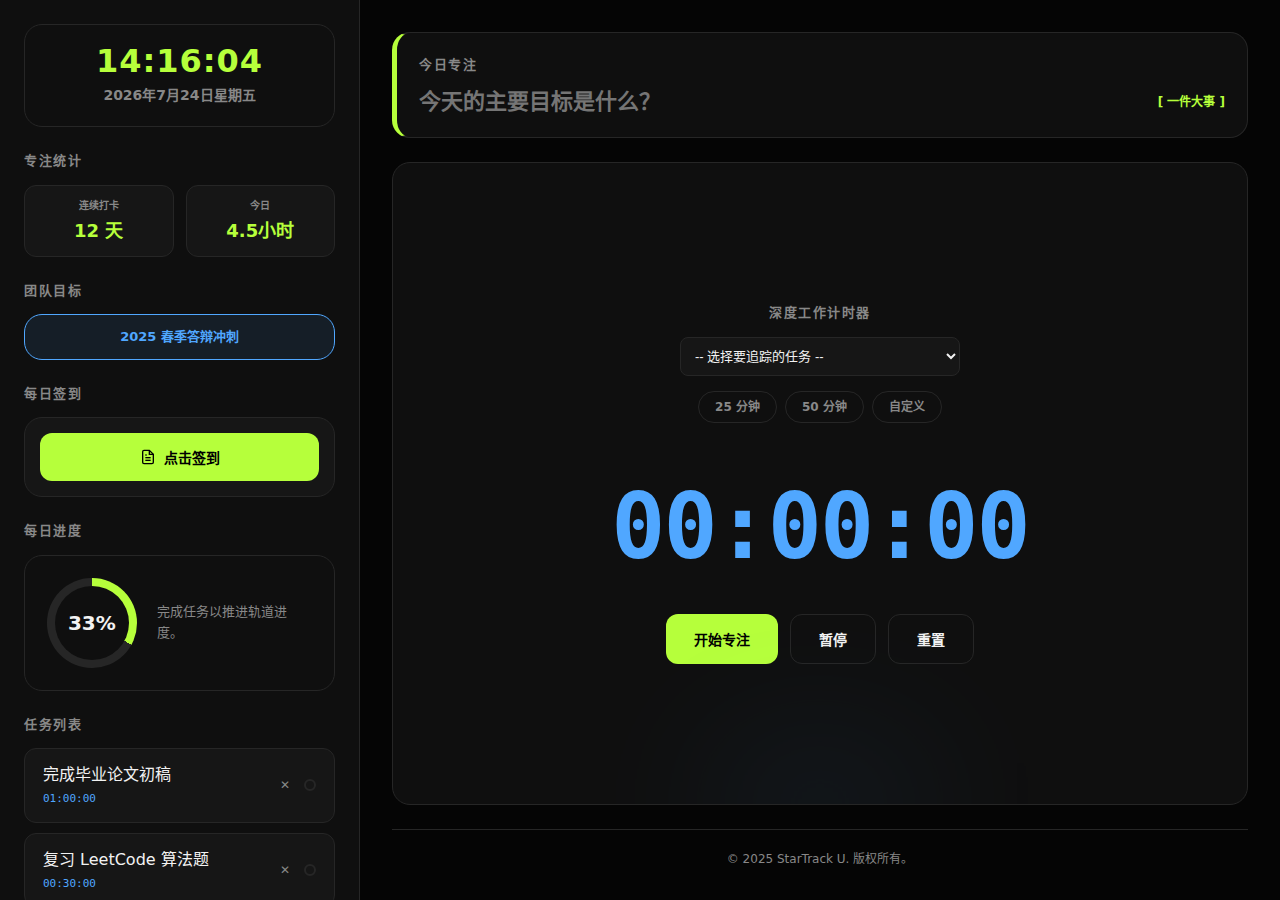
<file: dashboard.html>
<!DOCTYPE html>
<html lang="zh-CN">
<head>
  <meta charset="UTF-8">
  <meta name="viewport" content="width=device-width, initial-scale=1.0">
  <title>StarTrack U - 专注</title>
  <link rel="stylesheet" href="css/main.css">
  <!-- 引入主题管理脚本 -->
  <script src="js/theme.js"></script>
  <!-- 引入核心数据库 -->
  <script src="js/database.js"></script>
  <link rel="stylesheet" href="css/dashboard.css">
</head>
<body>

<main>
  <aside class="sidebar">
    <div class="card" style="text-align: center; padding: 20px;">
        <div id="clock" style="font-size: 32px; font-weight: 900; color: var(--accent); letter-spacing: 1px; line-height: 1;">00:00:00</div>
        <div id="dateDisplay" style="font-size: 14px; color: var(--muted); margin-top: 8px; font-weight: 600;"></div>
    </div>
    
    <div>
      <div class="section-title">专注统计</div>
      <div class="stats-mini-grid">
        <div class="stat-mini-card">
          <div class="stat-mini-label">连续打卡</div>
          <div class="stat-mini-value" id="streakVal">--</div>
        </div>
        <div class="stat-mini-card">
          <div class="stat-mini-label">今日</div>
          <div class="stat-mini-value" id="todayVal">--</div>
        </div>
      </div>
    </div>

    <!-- Group Goal Sync -->
    <div>
      <div class="section-title">团队目标</div>
      <div class="card" style="padding: 12px; background: rgba(80, 167, 255, 0.1); border: 1px solid var(--accent-2); color: var(--accent-2); font-weight: bold; font-size: 13px; text-align: center;">
        <span id="groupGoalDisplay">加载中...</span>
      </div>
    </div>

    <!-- New Feature: Daily Check-in & Quote -->
    <div>
      <div class="section-title">每日签到</div>
      <div class="card" style="padding: 15px; background: var(--panel-2); border: 1px solid var(--border); text-align: center;">
        <div id="checkInBox">
            <button class="btn btn-primary" onclick="doCheckIn()" style="width: 100%; display: flex; align-items: center; justify-content: center; gap: 8px;">
              <svg width="16" height="16" viewBox="0 0 24 24" fill="none" stroke="currentColor" stroke-width="2"><path d="M14 2H6a2 2 0 0 0-2 2v16a2 2 0 0 0 2 2h12a2 2 0 0 0 2-2V8z"></path><polyline points="14 2 14 8 20 8"></polyline><line x1="16" y1="13" x2="8" y2="13"></line><line x1="16" y1="17" x2="8" y2="17"></line><polyline points="10 9 9 9 8 9"></polyline></svg>
              点击签到
            </button>
        </div>
        <div id="dailyQuoteBox" style="display: none; margin-top: 10px; animation: fadeIn 0.5s;">
            <div style="color: var(--accent); font-weight: bold; margin-bottom: 8px; font-size: 14px;">✅ 签到完成</div>
            <p id="dailyQuote" style="font-size: 13px; color: var(--muted); font-style: italic; margin: 0; line-height: 1.5;"></p>
        </div>
      </div>
    </div>

    <div>
      <div class="section-title">每日进度</div>
      <div class="card progress-box">
        <div class="ring-container" id="ring"><div class="ring-text" id="progPercent">0%</div></div>
        <div style="font-size: 13px; color: var(--muted); line-height: 1.6;">完成任务以推进轨道进度。</div>
      </div>
    </div>

    <div>
      <div class="section-title">任务列表</div>
      <div id="taskList">
        <div class="task-item" onclick="toggleTask(this)">
          <div style="display:flex; flex-direction:column; gap:4px;">
            <span class="task-name">LeetCode 每日挑战</span>
            <span class="task-timer" style="font-size:11px; color:var(--muted); font-family:monospace;">00:00:00</span>
          </div>
          <div class="dot"></div>
        </div>
        <div class="task-item" onclick="toggleTask(this)">
          <div style="display:flex; flex-direction:column; gap:4px;">
            <span class="task-name">阅读技术文档 (10页)</span>
            <span class="task-timer" style="font-size:11px; color:var(--muted); font-family:monospace;">00:00:00</span>
          </div>
          <div class="dot"></div>
        </div>
      </div>
      <div class="quick-add">
        <input type="text" id="taskInput" class="input-dark" placeholder="新任务 (回车添加)..." onkeypress="if(event.key === 'Enter') addTask()">
        <button class="btn btn-primary" style="padding: 10px 18px;" onclick="addTask()">+</button>
      </div>
    </div>



    <div style="margin-top: auto; padding-top: 20px; border-top: 1px solid var(--border);">
      <button onclick="window.top.location.href='index.html'" class="btn btn-outline" style="width: 100%; font-size: 12px; padding: 10px;">退出登录</button>
    </div>
  </aside>

  <section class="content">
    <div class="card" style="border-left: 5px solid var(--accent);">
      <div class="section-title">今日专注</div>
      <div style="display: flex; align-items: center; gap: 15px;">
        <input type="text" id="dailyFocusInput" placeholder="今天的主要目标是什么？" style="background: transparent; border: none; color: var(--text); font-size: 22px; font-weight: 900; width: 100%; outline: none;">
        <div style="color: var(--accent); font-size: 12px; font-weight: 800; white-space: nowrap;">[ 一件大事 ]</div>
      </div>
    </div>

    <div class="card" style="flex: 1; display: flex; flex-direction: column; justify-content: center; position: relative; overflow: hidden;">
      <div class="section-title" style="text-align: center;" id="timerStatus">深度工作计时器</div>
      
      <div style="margin: 0 auto 15px; width: 80%; max-width: 280px;">
        <select id="focusTaskSelect" onchange="onTaskSelectChange()" style="width: 100%; background: var(--panel-2); color: var(--text); border: 1px solid var(--border); padding: 10px; border-radius: 8px; outline: none; font-size: 13px;">
            <option value="">-- 选择要追踪的任务 --</option>
        </select>
      </div>

      <div class="preset-group">
        <div class="btn-tag" onclick="setPreset(25)">25 分钟</div>
        <div class="btn-tag" onclick="setPreset(50)">50 分钟</div>
        <div class="btn-tag" onclick="setPreset(0)">自定义</div>
      </div>

      <div class="timer-display" id="timer">00:00:00</div>
      
      <div class="controls">
        <button class="btn btn-primary" id="startBtn" onclick="startTimer()">开始专注</button>
        <button class="btn btn-outline" onclick="stopTimer()">暂停</button>
        <button class="btn btn-outline" onclick="resetTimer()">重置</button>
        <button class="btn btn-primary" id="completeTaskBtn" onclick="completeCurrentTask()" style="display: none; background: var(--accent-2); color: black; border: none; font-weight: bold;">完成任务</button>
      </div>
      <div style="position: absolute; bottom: -50px; left: 50%; transform: translateX(-50%); width: 200px; height: 100px; background: var(--accent-2); filter: blur(80px); opacity: 0.1; pointer-events: none;"></div>
    </div>

    <!-- Footer -->
    <footer style="margin-top: auto; padding-top: 20px; border-top: 1px solid var(--border); color: var(--muted); font-size: 12px; text-align: center;">
      <div>&copy; 2025 StarTrack U. 版权所有。</div>
    </footer>
  </section>
</main>

<div id="celebrationOverlay" class="celebration-overlay" onclick="this.style.display='none'">
  <div class="celebration-card" onclick="event.stopPropagation()">
    <div class="celebration-title">🎉 恭喜完成！</div>
    <div class="celebration-text" id="celebrationMsg"></div>
    <button class="btn btn-primary" onclick="document.getElementById('celebrationOverlay').style.display='none'">太棒了</button>
  </div>
</div>

<script src="js/dashboard.js"></script>
</body>
</html>
</file>
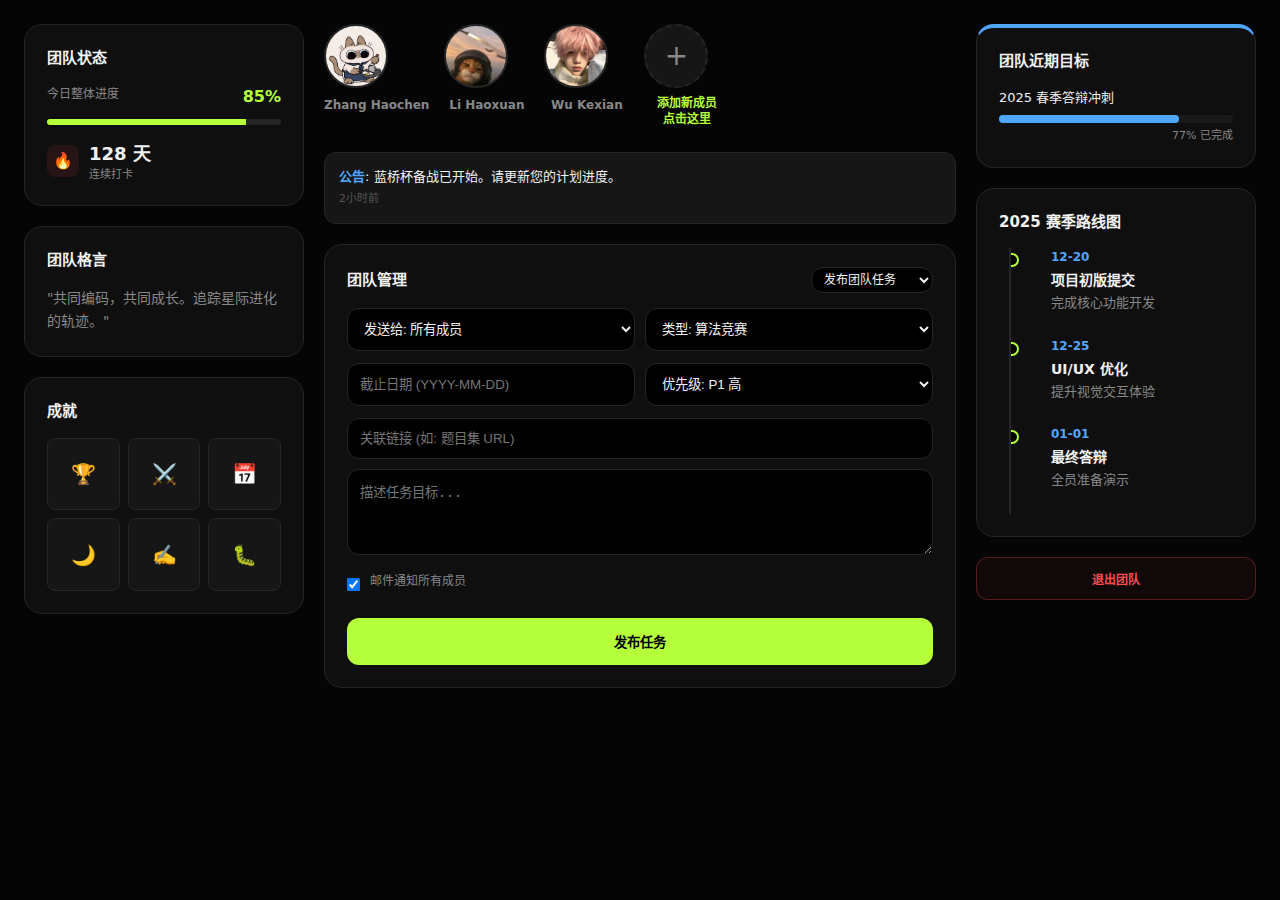
<file: group.html>
<!DOCTYPE html>
<html lang="zh-CN">
<head>
  <meta charset="UTF-8">
  <meta name="viewport" content="width=device-width, initial-scale=1.0">
  <title>StarTrack U - 团队</title>
  <link rel="stylesheet" href="css/main.css">
  <script src="js/theme.js"></script>
  <script src="js/database.js"></script>
  <link rel="stylesheet" href="css/group.css">
</head>
<body>

<div class="grid">
  <aside style="display: flex; flex-direction: column; gap: 20px;">
    <div class="card">
      <div class="title">团队状态</div>
      <div style="display:flex; justify-content:space-between; margin-bottom:10px;">
        <span style="color:var(--muted); font-size:12px;">今日整体进度</span>
        <span style="color:var(--accent); font-weight:bold;">85%</span>
      </div>
      <div style="height:6px; background:var(--border); border-radius:3px; overflow:hidden; margin-bottom:15px;">
        <div style="width:85%; height:100%; background:var(--accent);"></div>
      </div>
      <div style="display:flex; align-items:center; gap:10px;">
        <div style="width:32px; height:32px; background:rgba(255,77,77,0.1); color:var(--danger); border-radius:8px; display:grid; place-items:center;">🔥</div>
        <div>
          <div style="font-size:18px; font-weight:800;">128 天</div>
          <div style="font-size:11px; color:var(--muted);">连续打卡</div>
        </div>
      </div>
    </div>

    <div class="card">
      <div class="title">团队格言</div>
      <p style="color: var(--muted); font-size: 14px; line-height: 1.7;">"共同编码，共同成长。追踪星际进化的轨迹。"</p>
    </div>
    <div class="card">
      <div class="title">成就</div>
      <div style="display: grid; grid-template-columns: repeat(3, 1fr); gap: 8px;">
        <div class="achieve-badge" title="算法新星">🏆</div>
        <div class="achieve-badge" title="百题斩">⚔️</div>
        <div class="achieve-badge" title="全勤团队">📅</div>
        <div class="achieve-badge" title="夜猫子">🌙</div>
        <div class="achieve-badge" title="代码诗人">✍️</div>
        <div class="achieve-badge" title="Bug猎手">🐛</div>
      </div>
    </div>
  </aside>

  <main>
    <div class="member-row">
      <div class="m-card"><div class="m-avatar" style="background-image: url('resources/photo/t1.png'); background-size: cover; background-position: center;"></div><div class="m-name">Zhang Haochen</div></div>
      <div class="m-card"><div class="m-avatar" style="background-image: url('resources/photo/t2.png'); background-size: cover; background-position: center;"></div><div class="m-name">Li Haoxuan</div></div>
      <div class="m-card"><div class="m-avatar" style="background-image: url('resources/photo/t3.png'); background-size: cover; background-position: center;"></div><div class="m-name">Wu Kexian</div></div>
      <div class="m-card" onclick="alert('邀请链接已生成，快去分享给队友吧！')" style="cursor: pointer;">
        <div class="m-avatar" style="display: grid; place-items: center; background: var(--panel-2); color: var(--muted); font-size: 28px; border: 2px dashed var(--border);">+</div>
        <div class="m-name" style="color: var(--accent); line-height: 1.3;">添加新成员<br>点击这里</div>
      </div>
    </div>

    <div id="hist" style="margin-bottom:20px;">
       <div class="hist-item"><b>公告</b>: 蓝桥杯备战已开始。请更新您的计划进度。<br><small style="color:#555">2小时前</small></div>
    </div>

    <div class="card">
      <div class="title" style="display:flex; justify-content:space-between; align-items:center;">
        <span>团队管理</span>
        <select id="manageSelect" onchange="switchManageMode()" style="width:auto; padding:4px 8px; font-size:12px;">
          <option value="task">发布团队任务</option>
          <option value="roadmap">设置团队路线图</option>
          <option value="info">修改团队信息</option>
        </select>
      </div>

      <!-- 1. 发布任务 -->
      <div id="mode-task">
        <div class="input-row">
          <select><option>发送给: 所有成员</option><option>发送给: 核心成员</option><option>发送给: 新人组</option></select>
          <select><option>类型: 算法竞赛</option><option>类型: 项目开发</option><option>类型: 论文研读</option></select>
        </div>
        <div class="input-row">
          <input type="text" placeholder="截止日期 (YYYY-MM-DD)" style="background:var(--input-bg); border:1px solid var(--border); padding:12px; border-radius:12px; color:var(--text);">
          <select><option>优先级: P1 高</option><option>优先级: P2 中</option><option>优先级: P3 低</option></select>
        </div>
        <input type="text" placeholder="关联链接 (如: 题目集 URL)" style="width:100%; background:var(--input-bg); border:1px solid var(--border); padding:12px; border-radius:12px; color:var(--text); margin-bottom:10px;">
        <textarea rows="4" id="taskMsg" placeholder="描述任务目标..."></textarea>
        <div style="display:flex; align-items:center; gap:10px; margin-top:10px; margin-bottom:10px;">
            <input type="checkbox" id="notifyEmail" checked> <label for="notifyEmail" style="font-size:12px; color:var(--muted);">邮件通知所有成员</label>
        </div>
        <button class="btn-post" style="width:100%" onclick="postT()">发布任务</button>
      </div>

      <!-- 2. 设置路线图 -->
      <div id="mode-roadmap" style="display:none;">
        <div class="input-row">
          <input type="text" id="roadmapDate" placeholder="时间节点 (如: 2025-05)" style="background:var(--input-bg); border:1px solid var(--border); padding:12px; border-radius:12px; color:var(--text);">
          <select id="roadmapStatus"><option value="planned">状态: 计划中</option><option value="in-progress">状态: 进行中</option><option value="done">状态: 已完成</option></select>
        </div>
        <input type="text" id="roadmapTitle" placeholder="里程碑标题 (如: 获得 ICPC 区域赛银牌)" style="width:100%; background:var(--input-bg); border:1px solid var(--border); padding:12px; border-radius:12px; color:var(--text); margin-bottom:10px;">
        <textarea rows="3" id="roadmapDesc" placeholder="关键结果 (KPI): 例如全员通过考核..." style="margin-bottom:10px;"></textarea>
        <div style="margin-bottom:10px;">
            <label style="font-size:12px; color:var(--muted);">负责人</label>
            <div style="display:flex; gap:5px; margin-top:5px;">
                <div class="avatar-circle" style="width:24px; height:24px; font-size:10px;">MY</div>
                <div class="avatar-circle" style="width:24px; height:24px; font-size:10px; background:var(--border);">+</div>
            </div>
        </div>
        <button class="btn-post" style="width:100%" onclick="addRoadmap()">添加里程碑</button>
      </div>

      <!-- 3. 修改信息 -->
      <div id="mode-info" style="display:none;">
        <div style="display:grid; grid-template-columns: 80px 1fr; gap:15px; margin-bottom:15px;">
            <div style="width:80px; height:80px; background:var(--panel-2); border-radius:12px; border:1px dashed var(--border); display:grid; place-items:center; color:var(--muted); font-size:12px; cursor:pointer;">
                上传<br>Logo
            </div>
            <div>
                <div style="margin-bottom:10px;">
                  <label style="font-size:12px; color:var(--muted); display:block; margin-bottom:5px;">团队名称</label>
                  <input type="text" value="StarTrack U" style="width:100%; background:var(--input-bg); border:1px solid var(--border); padding:10px; border-radius:8px; color:var(--text);">
                </div>
                <div>
                  <label style="font-size:12px; color:var(--muted); display:block; margin-bottom:5px;">标签 (逗号分隔)</label>
                  <input type="text" value="ACM, 算法, 机器学习" style="width:100%; background:var(--input-bg); border:1px solid var(--border); padding:10px; border-radius:8px; color:var(--text);">
                </div>
            </div>
        </div>
        
        <div style="margin-bottom:10px;">
          <label style="font-size:12px; color:var(--muted); display:block; margin-bottom:5px;">团队公告 (置顶)</label>
          <textarea rows="2" style="width:100%;">本周六晚 8 点进行 Codeforces 模拟赛，请准时参加。</textarea>
        </div>
        
        <div style="display:flex; justify-content:space-between; align-items:center; margin-bottom:15px; padding:10px; background:var(--panel-2); border-radius:8px;">
            <span style="font-size:13px;">招募状态</span>
            <label class="switch" style="display:flex; align-items:center; gap:5px; cursor:pointer;">
                <input type="checkbox" checked> <span style="font-size:12px; color:var(--accent);">开放申请</span>
            </label>
        </div>

        <button class="btn-post" style="width:100%">保存设置</button>
      </div>
    </div>
  </main>

  <aside style="display: flex; flex-direction: column; gap: 20px;">
    <div class="card" style="border-top: 4px solid var(--accent-2);">
      <div class="title">团队近期目标</div>
      <div style="font-size: 13px; margin-bottom: 8px;" id="currentGoalText"> 加载中... </div>
      <div style="height: 8px; background: var(--placeholder-bg); border-radius: 10px;">
        <div style="width: 77%; height: 100%; background: var(--accent-2); border-radius: 10px;"></div>
      </div>
      <div style="text-align: right; font-size: 11px; margin-top: 5px; color: var(--muted);">77% 已完成</div>
    </div>

    <div class="card">
      <div class="title">2025 赛季路线图</div>
      <div class="timeline" style="max-height: 400px; overflow-y: auto; padding-right: 5px;" id="roadmapList">
        <!-- Loaded from DB -->
      </div>
    </div>
    
    <button onclick="window.top.location.href='index.html'" class="btn btn-outline" style="width: 100%; text-align: center; border-color: rgba(255, 77, 77, 0.3); background: rgba(255, 77, 77, 0.05); color: var(--danger); font-size: 12px; font-weight: 700; padding: 12px; border-radius: 12px; cursor: pointer;">退出团队</button>
  </aside>
</div>

<script src="js/group.js"></script>
</body>
</html>
</file>
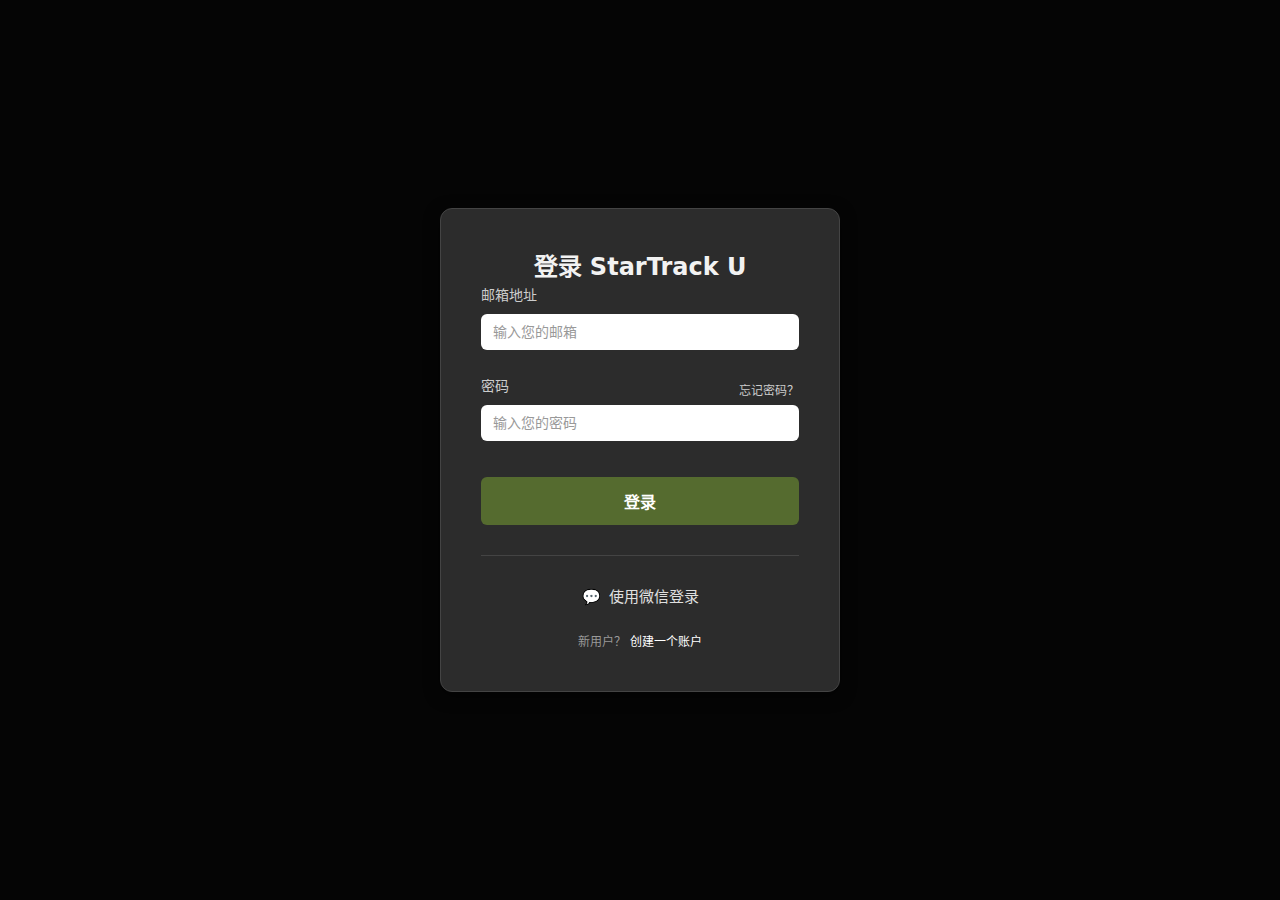
<file: login.html>
<!DOCTYPE html>
<html lang="zh-CN">
<head>
    <meta charset="UTF-8">
    <meta name="viewport" content="width=device-width, initial-scale=1.0">
    <title>登录 StarTrack U</title>
    <link rel="stylesheet" href="css/main.css">
    <script src="js/check.js"></script>
    <link rel="stylesheet" href="css/login.css">
</head>
<body class="auth-body">

    <div class="login-card">
        <h2>登录 StarTrack U</h2>

        <!-- 使用 form 标签包裹，方便处理回车提交 -->
        <form id="loginForm" onsubmit="handleLogin(event)">
            <div class="form-group">
                <label class="form-label">邮箱地址</label>
                <input type="email" id="email" class="form-input" placeholder="输入您的邮箱" required>
                <div id="emailMsg" class="validation-msg">
                    <span class="msg-icon">!</span>
                    <span class="text">无效的邮箱格式</span>
                </div>
            </div>

            <div class="form-group">
                <div class="password-row">
                    <label class="form-label">密码</label>
                    <a href="#" class="forgot-link">忘记密码？</a>
                </div>
                <input type="password" id="password" class="form-input" placeholder="输入您的密码" required>
                <div id="passwordMsg" class="validation-msg">
                    <span class="msg-icon">!</span>
                    <span class="text">密码格式错误</span>
                </div>
            </div>

            <button type="submit" id="loginBtn" class="btn-login">登录</button>
        </form>

        <div class="divider"></div>

        <div class="social-login">
            <!-- 使用 emoji 模拟微信图标，实际项目中可替换为 SVG 或 FontAwesome -->
            <span>💬</span> 
            <span>使用微信登录</span>
        </div>

        <div class="create-account">
            新用户？ <a href="signup.html">创建一个账户</a>
        </div>
    </div>

    <script src="js/login.js"></script>

</body>
</html>
</file>
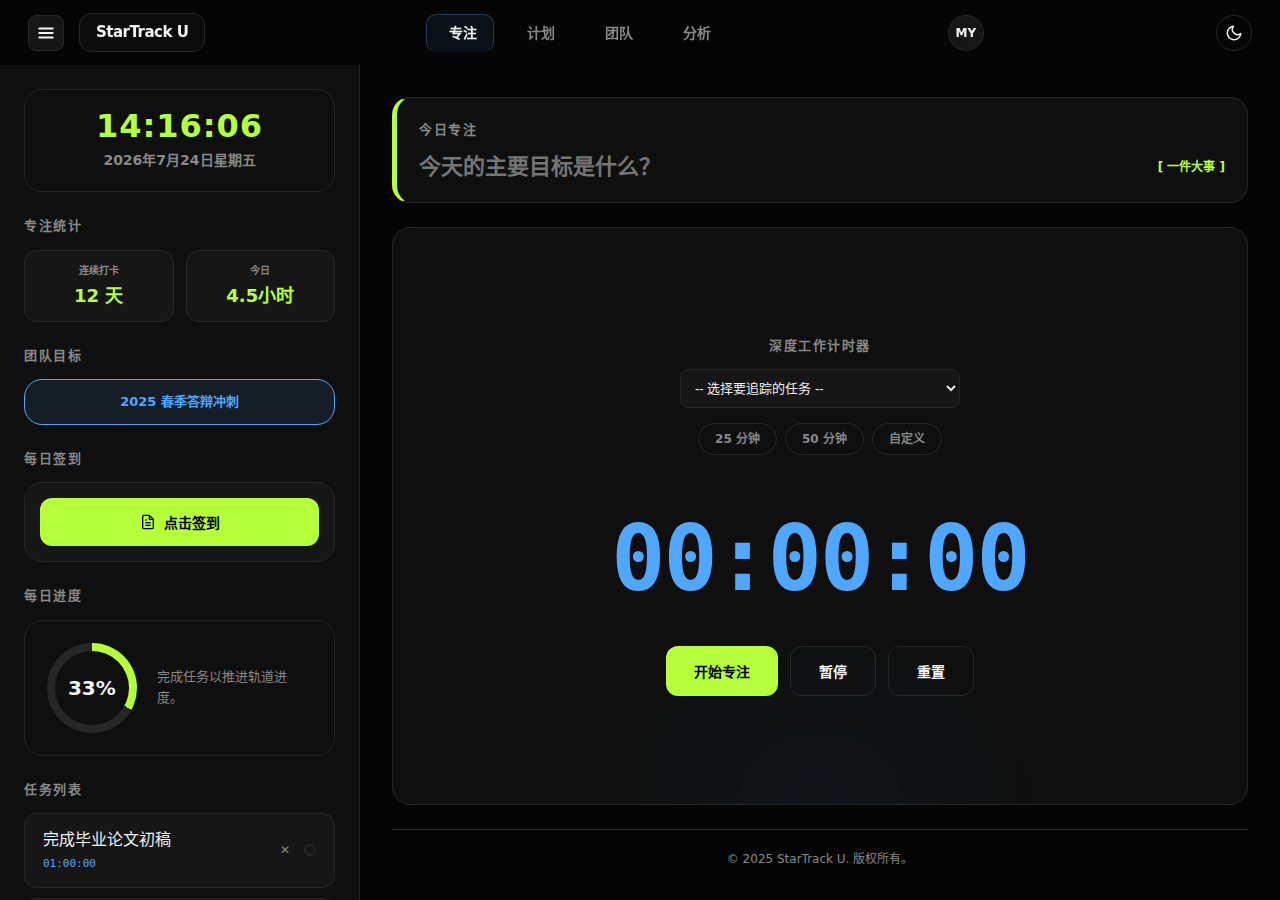
<file: main.html>
<!DOCTYPE html>
<html lang="zh-CN">
<head>
  <meta charset="UTF-8">
  <meta name="viewport" content="width=device-width, initial-scale=1.0">
  <title>StarTrack U</title>
  <link rel="stylesheet" href="css/main.css">
  <script src="js/theme.js"></script>
  <script src="js/database.js"></script>
  <link rel="stylesheet" href="css/shell.css">
</head>
<body>

<header>
  <div class="header-left">
    <button class="btn-icon" onclick="MainApp.UI.toggleSidebar()">
      <svg width="18" height="18" viewBox="0 0 24 24" fill="none" stroke="currentColor" stroke-width="2.5" stroke-linecap="round" stroke-linejoin="round"><line x1="3" y1="12" x2="21" y2="12"></line><line x1="3" y1="6" x2="21" y2="6"></line><line x1="3" y1="18" x2="21" y2="18"></line></svg>
    </button>
    <div class="logo-box">StarTrack U</div>
  </div>
  <nav class="nav-menu">
    <a href="#" onclick="MainApp.Navigation.loadPage('dashboard.html', this)" class="nav-item active"><span class="icon"></span> 专注</a>
    <a href="#" onclick="MainApp.Navigation.loadPage('plans.html', this)" class="nav-item"><span class="icon"></span> 计划</a>
    <a href="#" onclick="MainApp.Navigation.loadPage('group.html', this)" class="nav-item"><span class="icon"></span> 团队</a>
    <a href="#" onclick="MainApp.Navigation.loadPage('analytics.html', this)" class="nav-item"><span class="icon"></span> 分析</a>
  </nav>
  <div class="avatar-box" onclick="MainApp.Navigation.loadPage('profile.html', null)" title="我的资料">MY</div>
  
  <!-- Theme Toggle -->
  <button id="themeToggle" class="btn-theme">
    <svg class="sun-icon" style="display: none;" width="18" height="18" viewBox="0 0 24 24" fill="none" stroke="currentColor" stroke-width="2" stroke-linecap="round" stroke-linejoin="round"><circle cx="12" cy="12" r="5"></circle><line x1="12" y1="1" x2="12" y2="3"></line><line x1="12" y1="21" x2="12" y2="23"></line><line x1="4.22" y1="4.22" x2="5.64" y2="5.64"></line><line x1="18.36" y1="18.36" x2="19.78" y2="19.78"></line><line x1="1" y1="12" x2="3" y2="12"></line><line x1="21" y1="12" x2="23" y2="12"></line><line x1="4.22" y1="19.78" x2="5.64" y2="18.36"></line><line x1="18.36" y1="5.64" x2="19.78" y2="4.22"></line></svg>
    <svg class="moon-icon" width="18" height="18" viewBox="0 0 24 24" fill="none" stroke="currentColor" stroke-width="2" stroke-linecap="round" stroke-linejoin="round"><path d="M21 12.79A9 9 0 1 1 11.21 3 7 7 0 0 0 21 12.79z"></path></svg>
  </button>
</header>

<iframe id="app-frame" src="dashboard.html"></iframe>

<script src="js/shell.js"></script>

</body>
</html>
</file>
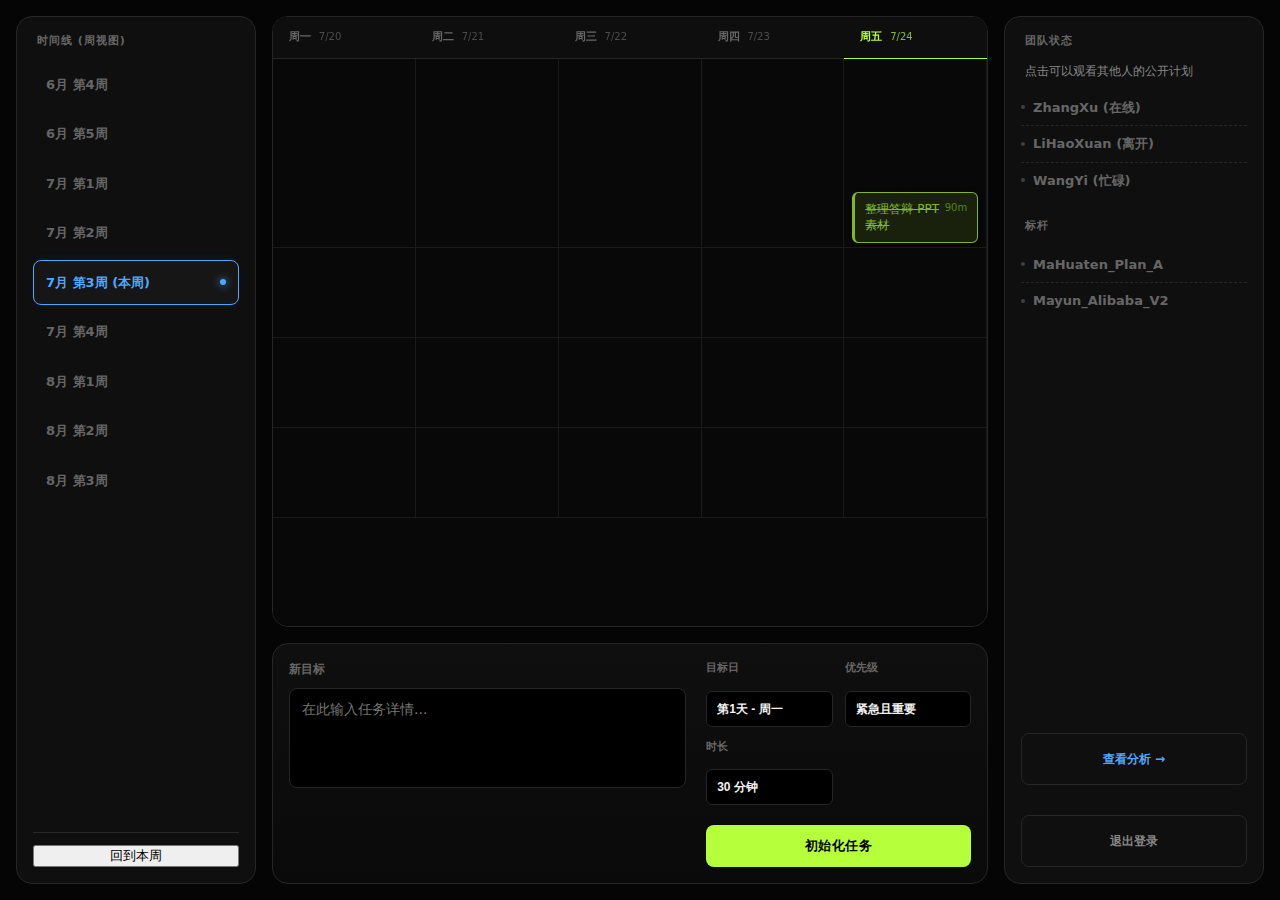
<file: plans.html>
<!DOCTYPE html>
<html lang="en">
<head>
  <meta charset="UTF-8" />
  <meta name="viewport" content="width=device-width, initial-scale=1.0" />
  <title>StarTrack U - 计划</title>
  <link rel="stylesheet" href="css/main.css">
  <script src="js/theme.js"></script>
  <script src="js/database.js"></script>
  <link rel="stylesheet" href="css/plans.css">
</head>
<body>

<div class="main-container">
  <aside class="panel sidebar-left" style="display: flex; flex-direction: column;">
    <div class="section-title">时间线 (周视图)</div>
    <div style="flex: 1; overflow-y: auto; position: relative;" id="weekListContainer">
        <ul class="plan-list" id="planList">
          <!-- Dynamic Content -->
        </ul>
    </div>
    <div style="padding-top: 10px; border-top: 1px solid var(--border); text-align: center;">
        <button class="btn-tag" onclick="goToToday()" style="width: 100%;">回到本周</button>
    </div>
  </aside>

  <main class="content-center">
    <div class="schedule-table-container">
      <table id="scheduleTable">
        <thead>
          <tr>
            <th id="th-1">周一</th>
            <th id="th-2">周二</th>
            <th id="th-3">周三</th>
            <th id="th-4">周四</th>
            <th id="th-5">周五</th>
            <th id="th-6">周六</th>
            <th id="th-7">周日</th>
          </tr>
        </thead>
        <tbody id="scheduleBody">
          <!-- Dynamic Rows -->
        </tbody>
      </table>
    </div>

    <div class="panel add-task-section">
      <div class="task-input-area">
        <div style="font-weight:800; margin-bottom:10px; font-size:12px; color:var(--text-dim); text-transform:uppercase;">新目标</div>
        <textarea id="taskInput" placeholder="在此输入任务详情..."></textarea>
      </div>

      <div class="controls-grid">
        <div class="input-group">
          <label>目标日</label>
          <select id="daySelect">
            <option value="1">第1天 - 周一</option>
            <option value="2">第2天 - 周二</option>
            <option value="3">第3天 - 周三</option>
            <option value="4">第4天 - 周四</option>
            <option value="5">第5天 - 周五</option>
            <option value="6">第6天 - 周六</option>
            <option value="7">第7天 - 周日</option>
          </select>
        </div>
        <div class="input-group">
          <label>优先级</label>
          <select id="prioritySelect">
            <option value="P1">紧急且重要</option>
            <option value="P2">紧急不重要</option>
            <option value="P3">不紧急重要</option>
            <option value="P4">不紧急不重要</option>
          </select>
        </div>
        <div class="input-group">
          <label>时长</label>
          <select id="expectedSelect">
            <option value="30m">30 分钟</option>
            <option value="45m">45 分钟</option>
            <option value="1h">1 小时</option>
            <option value="2h">2 小时</option>
          </select>
        </div>
        <div></div> 
        <button class="btn-generate" onclick="generateTask()">初始化任务</button>
      </div>
    </div>
  </main>

  <aside class="panel sidebar-right">
    <div>
      <div class="section-title">团队状态</div>
      <p style="font-size:12px; color:var(--muted); margin-bottom:10px; padding-left: 4px;">点击可以观看其他人的公开计划</p>
      <ul class="member-list" id="memberList">
        <li>ZhangXu (在线)</li>
        <li>LiHaoXuan (离开)</li>
        <li>WangYi (忙碌)</li>
      </ul>
    </div>
    <div>
      <div class="section-title">标杆</div>
      <ul class="member-list" id="excellentList">
        <li>MaHuaten_Plan_A</li>
        <li>Mayun_Alibaba_V2</li>
      </ul>
    </div>
    <div class="bottom-link" onclick="window.location.href='analytics.html'">查看分析 →</div>
    <div class="bottom-link" onclick="window.top.location.href='index.html'" style="margin-top: 10px; border-color: var(--border); color: var(--muted);">退出登录</div>
  </aside>
</div>

<script src="js/plans.js"></script>
</body>
</html>
</file>
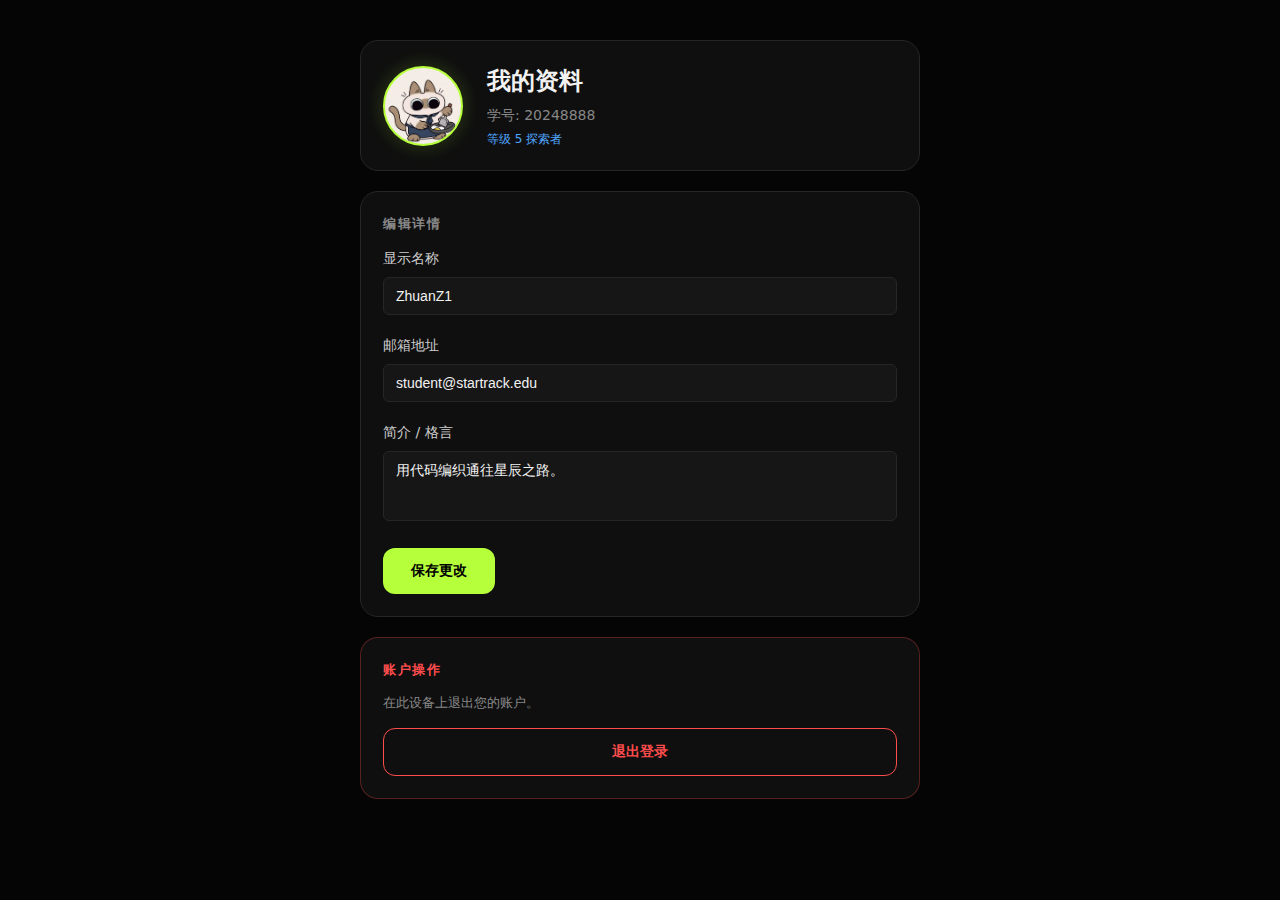
<file: profile.html>
<!DOCTYPE html>
<html lang="en">
<head>
    <meta charset="UTF-8">
    <meta name="viewport" content="width=device-width, initial-scale=1.0">
    <title>StarTrack U - 个人资料</title>
    <link rel="stylesheet" href="css/main.css">
    <script src="js/theme.js"></script>
    <link rel="stylesheet" href="css/profile.css">
</head>
<body>

<div class="profile-container">
    <!-- 1. 个人信息展示卡片 -->
    <div class="card profile-header">
        <div class="big-avatar" style="background-image: url('resources/photo/t1.png'); background-size: cover; background-position: center;"></div>
        <div class="user-info">
            <h2>我的资料</h2>
            <p>学号: 20248888</p>
            <p style="color: var(--accent-blue); margin-top: 4px; font-size: 12px;">等级 5 探索者</p>
        </div>
    </div>

    <!-- 2. 编辑表单 -->
    <div class="card">
        <div class="section-title">编辑详情</div>
        
        <div class="form-group">
            <label class="form-label">显示名称</label>
            <input type="text" class="form-input form-input-dark" value="ZhuanZ1">
        </div>

        <div class="form-group">
            <label class="form-label">邮箱地址</label>
            <input type="email" class="form-input form-input-dark" value="student@startrack.edu">
        </div>

        <div class="form-group">
            <label class="form-label">简介 / 格言</label>
            <textarea class="form-input form-input-dark" rows="3" style="resize: none;">用代码编织通往星辰之路。</textarea>
        </div>

        <button class="btn btn-primary" onclick="saveProfile()">保存更改</button>
    </div>

    <!-- 3. 退出登录区域 -->
    <div class="card" style="border-color: rgba(255, 77, 77, 0.3);">
        <div class="section-title" style="color: var(--danger);">账户操作</div>
        <p style="font-size: 13px; color: #888; margin-bottom: 15px;">在此设备上退出您的账户。</p>
        <button class="btn btn-outline" onclick="window.top.location.href='index.html'" style="width: 100%; border-color: var(--danger); color: var(--danger);">退出登录</button>
    </div>
</div>

<script src="js/profile.js"></script>

</body>
</html>
</file>
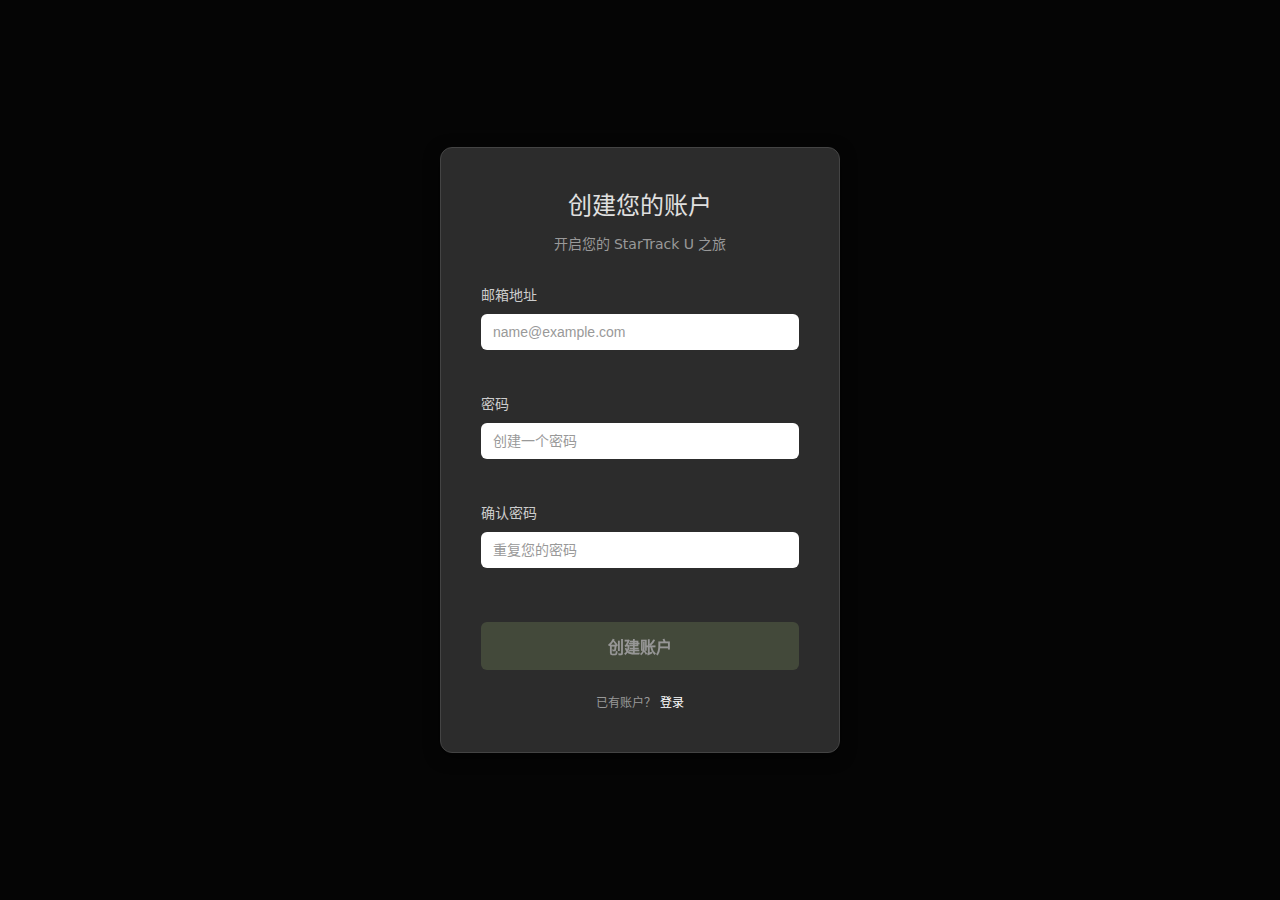
<file: signup.html>
<!DOCTYPE html>
<html lang="zh-CN">
<head>
    <meta charset="UTF-8">
    <meta name="viewport" content="width=device-width, initial-scale=1.0">
    <title>加入 StarTrack U</title>
    <link rel="stylesheet" href="css/main.css">
    <script src="js/check.js"></script>
    <link rel="stylesheet" href="css/signup.css">
</head>
<body class="auth-body">

<div class="signup-container">
    <h2>创建您的账户</h2>
    <p class="subtitle">开启您的 StarTrack U 之旅</p>

    <form id="signupForm" onsubmit="handleSignup(event)">
        <div class="form-group">
            <label for="email">邮箱地址</label>
            <input type="email" id="email" placeholder="name@example.com" autocomplete="off">
            <div id="emailMsg" class="validation-msg">
                <span class="msg-icon">!</span>
                <span class="text">无效的邮箱格式</span>
            </div>
        </div>

        <div class="form-group">
            <label for="password">密码</label>
            <input type="password" id="password" placeholder="创建一个密码">
            <div class="strength-meter" id="meter">
                <div class="strength-bar" id="bar"></div>
            </div>
            <div id="passwordMsg" class="validation-msg">
                <span class="msg-icon">!</span>
                <span class="text">至少8个字符，包含一个数字</span>
            </div>
        </div>

        <div class="form-group">
            <label for="confirmPassword">确认密码</label>
            <input type="password" id="confirmPassword" placeholder="重复您的密码">
            <div id="confirmMsg" class="validation-msg">
                <span class="msg-icon">!</span>
                <span class="text">密码不匹配</span>
            </div>
        </div>

        <button type="submit" id="submitBtn" class="btn-signup" disabled>创建账户</button>
    </form>

    <div class="footer-links">
        已有账户？ <a href="login.html">登录</a>
    </div>
</div>

<script src="js/signup.js"></script>

</body>
</html>
</file>
<file: css/main.css>
/* --- 1. 核心变量系统 --- */
:root {
  --bg: #050505;
  --panel: #0f0f0f;
  --panel-2: #161616;
  --border: #262626;
  --border-active: #404040;
  --text: #f2f2f2;
  --text-dim: #666;
  --muted: #888;
  --accent: #b6ff3b;
  --accent-glow: rgba(182, 255, 59, 0.15);
  --accent-blue: #50a7ff;
  --accent-2: #50a7ff; /* Alias for blue */
  --danger: #ff4d4d;
  --success: #50a7ff;
  --nav-height: 65px;
  --font-ui: "PingFang SC", "Heiti SC", "Microsoft YaHei", "SimHei", system-ui, sans-serif;
  --radius-lg: 16px;
  --radius-md: 8px;
  
  /* Landing Page Specific */
  --hero-title: #FFFF00;
  --hero-text: #ddd;

  /* Component Specific */
  --input-bg: #000000;
  --table-bg: #080808;
  --table-header: rgba(15, 15, 15, 0.95);
  --table-border-color: #1a1a1a;
  --task-card-bg: #1e1e1e;
  --section-gradient: linear-gradient(180deg, var(--panel) 0%, #0a0a0a 100%);
  --placeholder-bg: #1a1a1a;
  --header-bg: rgba(5, 5, 5, 0.8);
}

/* --- 2. Light Mode Variables --- */
:root.light-mode {
  --bg: #f0f2f5;
  --panel: #ffffff;
  --panel-2: #f7f8fa;
  --border: #e1e4e8;
  --border-active: #d1d5db;
  --text: #1f2937;
  --text-dim: #4b5563;
  --muted: #9ca3af;
  --accent: #84cc16; /* Darker lime for light mode */
  --accent-glow: rgba(132, 204, 22, 0.15);
  --accent-blue: #2563eb;
  --accent-2: #2563eb;
  
  /* Landing Page Specific Light */
  --hero-title: #d97706;
  --hero-text: #4b5563;

  /* Component Specific Light */
  --input-bg: #ffffff;
  --table-bg: #ffffff;
  --table-header: #f3f4f6;
  --table-border-color: #e5e7eb;
  --task-card-bg: #ffffff;
  --section-gradient: linear-gradient(180deg, var(--panel) 0%, #e5e7eb 100%);
  --placeholder-bg: #e5e7eb;
  --header-bg: rgba(255, 255, 255, 0.8);
}

/* --- 3. 基础重置 (Reset) --- */
* { box-sizing: border-box; margin: 0; padding: 0; outline: none; }

body {
  background: var(--bg);
  color: var(--text);
  font-family: var(--font-ui);
  line-height: 1.5;
  overflow-x: hidden;
  transition: background-color 0.3s ease, color 0.3s ease;
}

a { text-decoration: none !important; border-bottom: none !important; color: inherit; }

/* --- 4. 滚动条样式 --- */
::-webkit-scrollbar { width: 6px; height: 6px; }
::-webkit-scrollbar-track { background: transparent; }
::-webkit-scrollbar-thumb { background: #333; border-radius: 3px; }
::-webkit-scrollbar-thumb:hover { background: #555; }

/* --- 5. 顶部导航栏 (Header) --- */
header {
  height: var(--nav-height);
  padding: 0 28px;
  border-bottom: none;
  display: flex; justify-content: space-between; align-items: center;
  background: var(--header-bg);
  backdrop-filter: blur(12px);
  position: sticky; top: 0; z-index: 1000;
}
.logo-box {
  border: 1px solid var(--border); border-radius: 12px;
  padding: 7px 16px; font-weight: 800; font-size: 15px;
  letter-spacing: -0.5px; color: var(--text);
  background: rgba(255,255,255,0.03);
}
/* --- 6. 导航与头像 (Navigation & Avatar) --- */
.nav-menu { display: flex; gap: 10px; }
.nav-item {
  padding: 8px 16px; border-radius: 10px;
  color: var(--muted); font-weight: 700; font-size: 14px;
  transition: all 0.2s; border: 1px solid transparent;
  display: flex; align-items: center; gap: 6px;
}
.nav-item:hover { color: var(--text); background: var(--panel-2); }
.nav-item.active {
  color: var(--text); background: rgba(80, 167, 255, 0.08);
  border-color: rgba(80, 167, 255, 0.3);
}
.nav-item.active .icon { color: var(--accent-2); }

.avatar-box, .avatar-circle {
  width: 36px; height: 36px; border-radius: 50%;
  border: 1px solid var(--border);
  background: var(--panel-2);
  display: grid; place-items: center;
  font-weight: 800; font-size: 12px;
  color: var(--text);
  transition: all 0.2s;
}
.avatar-box:hover, .avatar-circle:hover {
  border-color: var(--accent);
  cursor: pointer;
  transform: scale(1.05);
}
/* Plans.html uses .avatar-circle with accent color text */
.avatar-circle { color: var(--accent); background: linear-gradient(135deg, #222, #111); }

/* --- 7. 通用组件 (Common Components) --- */
.card {
  background: var(--panel);
  border: 1px solid var(--border);
  border-radius: 18px;
  padding: 22px;
  transition: border-color 0.3s;
}
.card:hover { border-color: #444; }

.section-title {
  font-size: 13px; font-weight: 800;
  color: var(--muted); margin-bottom: 14px;
  text-transform: uppercase; letter-spacing: 1.5px;
}

/* --- 8. 按钮 (Buttons) --- */
.btn {
  padding: 14px 28px; border-radius: 12px; border: none;
  font-weight: 800; cursor: pointer; transition: 0.2s;
  font-size: 14px; text-transform: uppercase;
}
.btn:hover { transform: translateY(-2px); filter: brightness(1.1); box-shadow: 0 4px 15px rgba(0,0,0,0.4); }
.btn-primary { background: var(--accent); color: #000; }
.btn-outline { background: transparent; border: 1px solid var(--border); color: var(--text); }

/* --- 9. 认证页面 (Auth Pages) --- */
/* 注意：登录注册页的 body 需要 flex center，建议在页面内保留或添加 .auth-body 类 */
.auth-body {
    height: 100vh;
    display: flex;
    justify-content: center;
    align-items: center;
    overflow: hidden;
}

.login-card, .signup-container {
    background-color: #2c2c2c;
    width: 400px;
    padding: 40px;
    border-radius: 12px;
    box-shadow: 0 4px 15px rgba(0, 0, 0, 0.5);
    text-align: center;
    border: 1px solid #444;
}

.form-group {
    margin-bottom: 20px;
    text-align: left;
    position: relative;
}

.form-label, label {
    display: block;
    margin-bottom: 8px;
    font-size: 14px;
    color: #ccc;
    font-weight: 500;
}

/* 统一输入框样式 (Auth) */
.form-input, .signup-container input {
    width: 100%;
    padding: 10px 12px;
    border-radius: 6px;
    border: none;
    outline: none;
    background-color: #fff;
    color: #333;
    font-size: 14px;
}
.form-input::placeholder, .signup-container input::placeholder { color: #999; }

/* 统一按钮样式 (Auth) */
.btn-login, .btn-signup {
    width: 100%;
    padding: 12px;
    margin-top: 10px;
    border: none;
    border-radius: 6px;
    background-color: #556B2F;
    color: #fff;
    font-size: 16px;
    font-weight: bold;
    cursor: pointer;
    transition: background-color 0.2s;
}
.btn-login:hover, .btn-signup:hover:not(:disabled) { background-color: #6b8e23; }
.btn-signup:disabled { opacity: 0.5; cursor: not-allowed; filter: grayscale(0.5); }

.footer-links, .create-account {
    margin-top: 24px;
    text-align: center;
    font-size: 12px;
    color: #999;
}
.footer-links a, .create-account a { color: #fff; text-decoration: none; }
.footer-links a:hover, .create-account a:hover { text-decoration: underline; }

/* --- 11. 移动端适配 (Mobile Responsive) --- */
@media (max-width: 768px) {
  :root {
    --nav-height: 56px;
  }

  /* 顶部导航栏 */
  header {
    padding: 0 16px;
  }
  
  .logo-box {
    font-size: 13px;
    padding: 6px 12px;
  }

  /* 认证页面适配 */
  .auth-box, .login-card, .signup-container {
    width: 92%;
    max-width: 100%;
    padding: 24px;
    margin: 0 auto;
  }
  
  .auth-header h1 {
    font-size: 20px;
  }
}

@media (max-width: 480px) {
  /* Shell 页面底部导航适配 (main.html) */
  .nav-menu {
    position: fixed;
    bottom: 0;
    left: 0;
    width: 100%;
    background: var(--panel);
    border-top: 1px solid var(--border);
    padding: 8px 0;
    justify-content: space-evenly;
    z-index: 1001;
    height: 60px;
    box-shadow: 0 -4px 20px rgba(0,0,0,0.3);
  }

  .nav-item {
    flex-direction: column;
    gap: 4px;
    font-size: 10px;
    padding: 4px;
    background: transparent !important;
    border: none !important;
  }
  
  /* 调整 iframe 高度，留出底部导航空间 */
  #app-frame {
    height: calc(100vh - var(--nav-height) - 60px) !important;
  }
}
</file>
<file: css/dashboard.css>
/* --- 1. 布局系统 --- */
main { display: flex; height: 100vh; overflow: hidden; }

/* 侧边栏 */
.sidebar { 
  width: 360px; min-width: 360px; padding: 24px; 
  border-right: 1px solid var(--border); 
  display: flex; flex-direction: column; gap: 24px; 
  overflow-y: auto; 
  transition: all 0.3s cubic-bezier(0.4, 0, 0.2, 1);
  background: var(--panel);
}
/* 侧边栏隐藏状态 */
main.sidebar-hidden .sidebar {
  width: 0; min-width: 0; padding: 0; opacity: 0; border-right: none; pointer-events: none;
}

/* 主内容区 */
.content { 
  flex: 1; padding: 32px; 
  display: flex; flex-direction: column; gap: 24px; 
  overflow-y: auto; 
  background: var(--bg);
}

/* --- 2. 组件样式 --- */

/* 进度环 (Ring Component) */
.progress-box { display: flex; align-items: center; gap: 20px; }
.ring-container {
  width: 90px; height: 90px; border-radius: 50%;
  background: conic-gradient(var(--accent) 0%, var(--border) 0%);
  display: grid; place-items: center; position: relative; 
  transition: background 0.6s cubic-bezier(0.4, 0, 0.2, 1);
}
.ring-container::after { 
  content: ""; position: absolute; 
  width: 74px; height: 74px; 
  background: var(--panel); border-radius: 50%; 
}
.ring-text { position: relative; z-index: 1; font-weight: 900; font-size: 20px; color: var(--text); }

/* 任务列表项 */
.task-item {
  background: var(--panel-2); border: 1px solid var(--border); border-radius: 12px;
  padding: 14px 18px; margin-bottom: 10px; 
  display: flex; justify-content: space-between; align-items: center; 
  cursor: pointer; transition: all 0.2s ease;
}
.task-item:hover { border-color: var(--border-active); transform: translateX(4px); }
.task-item.completed { opacity: 0.5; border-color: transparent; }
.task-item.completed .task-name { text-decoration: line-through; color: var(--muted); }

/* 状态点 */
.dot { 
  width: 12px; height: 12px; border-radius: 50%; 
  border: 2px solid var(--border); transition: 0.2s; 
}
.completed .dot { 
  background: var(--accent); border-color: var(--accent); 
  box-shadow: 0 0 8px var(--accent-glow); 
}

/* 计时器大数字 */
.timer-display { 
  font-size: 90px; font-weight: 900; 
  font-family: 'JetBrains Mono', monospace; 
  text-align: center; margin: 20px 0; 
  color: var(--accent-2); letter-spacing: -2px; 
  font-variant-numeric: tabular-nums; /* 防止数字跳动 */
}

/* 控制按钮组 */
.controls { display: flex; justify-content: center; gap: 12px; }

/* 快速添加输入框 */
.quick-add { display: flex; gap: 10px; margin-top: 16px; }
.input-dark { 
  flex: 1; background: var(--input-bg); 
  border: 1px solid var(--border); border-radius: 10px; 
  padding: 12px; color: var(--text); outline: none; font-size: 14px; 
  transition: border-color 0.2s;
}
.input-dark:focus { border-color: var(--accent-2); }

/* 统计小卡片网格 */
.stats-mini-grid { display: grid; grid-template-columns: 1fr 1fr; gap: 12px; }
.stat-mini-card { 
  background: var(--panel-2); border: 1px solid var(--border); 
  border-radius: 12px; padding: 12px; text-align: center; 
}
.stat-mini-label { 
  font-size: 10px; color: var(--muted); 
  text-transform: uppercase; font-weight: 800; margin-bottom: 4px; 
}
.stat-mini-value { font-size: 18px; font-weight: 900; color: var(--accent); }

/* 番茄钟预设标签 */
.preset-group { display: flex; justify-content: center; gap: 8px; margin-bottom: 16px; }
.btn-tag { 
  padding: 6px 16px; border-radius: 20px; 
  border: 1px solid var(--border); 
  font-size: 12px; font-weight: 600; 
  cursor: pointer; color: var(--muted); transition: all 0.2s; 
}
.btn-tag:hover, .btn-tag.active { 
  border-color: var(--accent-2); color: var(--text); 
  background: rgba(80, 167, 255, 0.1); 
}

/* 庆祝动画遮罩 */
.celebration-overlay {
  position: fixed; top: 0; left: 0; width: 100%; height: 100%;
  background: rgba(0,0,0,0.85); z-index: 2000;
  display: none; flex-direction: column; align-items: center; justify-content: center;
  backdrop-filter: blur(5px);
  animation: fadeIn 0.3s ease-out;
}
.celebration-card {
  background: var(--panel); border: 2px solid var(--accent-2);
  padding: 40px; border-radius: 24px; text-align: center;
  box-shadow: 0 0 60px rgba(80, 167, 255, 0.2);
  transform: scale(0.9); 
  animation: popIn 0.4s cubic-bezier(0.34, 1.56, 0.64, 1) forwards;
  max-width: 90%; width: 400px;
}
@keyframes popIn { to { transform: scale(1); } }
@keyframes fadeIn { from { opacity: 0; } to { opacity: 1; } }

.celebration-title { font-size: 28px; font-weight: 800; color: var(--accent-2); margin-bottom: 12px; }
.celebration-text { font-size: 15px; color: var(--text-dim); margin-bottom: 24px; line-height: 1.6; }

/* 响应式适配 */
@media (max-width: 900px) { 
  main { 
    flex-direction: column; 
    height: auto; /* Allow full page scrolling on mobile */
    overflow: visible;
  } 
  .sidebar { 
    width: 100%; 
    min-width: 0; 
    border-right: none; 
    border-bottom: 1px solid var(--border); 
    height: auto; 
    max-height: none; /* Remove the height restriction */
    padding-bottom: 80px; /* Add padding for bottom nav if exists */
  } 
  .content { 
    height: auto; 
    overflow: visible; 
    /* display: none; REMOVED: This was hiding the content on mobile */
  }
  
  /* Adjust timer size for mobile */
  .timer-display {
    font-size: 60px;
  }
}
</file>
<file: css/group.css>
/* --- 1. 布局系统 --- */
.grid {
  display: grid; grid-template-columns: 280px 1fr 280px; gap: 20px;
  max-width: 1400px; margin: 0 auto; padding: 24px;
  transition: grid-template-columns 0.3s cubic-bezier(0.4, 0, 0.2, 1);
}
.grid.sidebar-hidden { grid-template-columns: 0 1fr 280px; }
.grid.sidebar-hidden > *:first-child { display: none; }

/* --- 2. 组件样式 --- */
.title { font-size: 15px; font-weight: 800; margin-bottom: 15px; display: flex; align-items: center; gap: 8px; }

/* 成员列表 (横向滚动) */
.member-row { display: flex; gap: 15px; overflow-x: auto; padding-bottom: 10px; margin-bottom: 15px; }
.m-card { text-align: center; min-width: 85px; }
.m-avatar { 
  width: 64px; height: 64px; border-radius: 50%; 
  border: 2px solid var(--border); background: var(--placeholder-bg); 
  margin-bottom: 8px; transition: 0.3s; 
}
.m-card:hover .m-avatar { border-color: var(--accent); transform: scale(1.05); }
.m-name { font-size: 12px; color: var(--muted); font-weight: 600; }

/* 任务发布表单 */
.input-row { display: grid; grid-template-columns: 1fr 1fr; gap: 10px; margin-bottom: 12px; }
select, textarea, input[type="text"] {
  background: var(--input-bg); border: 1px solid var(--border); border-radius: 12px;
  padding: 12px; color: var(--text); outline: none; transition: 0.2s; width: 100%;
}
select:focus, textarea:focus, input[type="text"]:focus { border-color: var(--accent-2); }

.btn-post { 
  background: var(--accent); color: #000; border: none; padding: 14px; 
  border-radius: 12px; font-weight: 800; cursor: pointer; margin-top: 10px;
  transition: transform 0.2s;
}
.btn-post:hover { transform: translateY(-2px); }

/* 历史记录项 */
.hist-item { 
  padding: 14px; border-radius: 12px; background: var(--panel-2); 
  border: 1px solid var(--border); margin-top: 10px; 
  font-size: 13px; line-height: 1.6; animation: fadeIn 0.3s;
}
.hist-item b { color: var(--accent-2); }

/* 时间轴 (Timeline) */
.timeline { position: relative; padding-left: 20px; border-left: 2px solid var(--border); margin-left: 10px; margin-top: 10px; }
.tl-item { position: relative; margin-bottom: 24px; padding-left: 20px; }
.tl-item::before {
  content: ''; position: absolute; left: -26px; top: 5px;
  width: 10px; height: 10px; border-radius: 50%;
  background: var(--bg); border: 2px solid var(--accent);
}
.tl-date { font-size: 12px; font-weight: 800; color: var(--accent-2); margin-bottom: 4px; }
.tl-title { font-size: 14px; font-weight: 700; color: var(--text); }
.tl-desc { font-size: 13px; color: var(--muted); margin-top: 2px; }

/* 成就徽章 */
.achieve-badge {
  aspect-ratio: 1; background: var(--panel-2); border: 1px solid var(--border);
  border-radius: 8px; display: grid; place-items: center; font-size: 20px;
  cursor: help; transition: 0.2s;
}
.achieve-badge:hover { border-color: var(--accent); background: rgba(182, 255, 59, 0.1); transform: scale(1.1); }

@keyframes fadeIn { from { opacity: 0; transform: translateY(-5px); } to { opacity: 1; transform: translateY(0); } }

/* --- 3. 移动端适配 --- */
@media (max-width: 1024px) {
  .grid {
    grid-template-columns: 1fr; /* Stack everything */
    padding: 16px;
    gap: 16px;
  }
  
  /* Hide the right sidebar or move it? 
     The grid was 280px 1fr 280px. 
     The first child is aside (Team Status).
     The second is main (Members, Tasks).
     The third... wait, let's check group.html again.
  */
}

@media (max-width: 768px) {
  .member-row {
    gap: 10px;
  }
  .m-avatar {
    width: 50px;
    height: 50px;
  }
  .m-card {
    min-width: 70px;
  }
  
  .input-row {
    grid-template-columns: 1fr; /* Stack inputs */
  }
  
  .title {
    font-size: 14px;
  }
}
</file>
<file: css/login.css>
/* --- 1. 布局 Layout --- */
.password-row {
    display: flex;
    justify-content: space-between;
    align-items: center;
}
.divider {
    height: 1px;
    background-color: #444;
    margin: 30px 0;
}

/* --- 2. 组件 Components --- */
.forgot-link {
    font-size: 12px;
    color: #ccc;
    text-decoration: none;
}
.forgot-link:hover {
    text-decoration: underline;
}

/* 社交登录 */
.social-login {
    margin-bottom: 20px;
    cursor: pointer;
    display: flex;
    justify-content: center;
    align-items: center;
    gap: 8px;
    color: #e0e0e0;
    font-size: 15px;
}
.social-login:hover {
    color: #fff;
}

/* 验证提示 */
.validation-msg {
    font-size: 12px;
    margin-top: 6px;
    display: flex;
    align-items: center;
    gap: 6px;
    opacity: 0;
    transform: translateY(-5px);
    transition: all 0.2s;
    pointer-events: none;
    height: 0;
}
.validation-msg.visible {
    opacity: 1;
    transform: translateY(0);
    height: auto;
    pointer-events: auto;
}
.msg-icon {
    width: 14px;
    height: 14px;
    border-radius: 50%;
    display: inline-flex;
    align-items: center;
    justify-content: center;
    font-size: 10px;
    font-weight: bold;
}
.error { color: #ff4d4d; }
.error .msg-icon { background: #ff4d4d; color: #fff; }
.valid { color: #b6ff3b; }
.valid .msg-icon { background: #b6ff3b; color: #000; }
</file>
<file: css/shell.css>
/* --- 1. 布局 Layout --- */
body, html { margin: 0; padding: 0; height: 100%; overflow: hidden; }
iframe { width: 100%; height: calc(100vh - var(--nav-height)); border: none; display: block; }

/* --- 2. 组件 Components --- */
.header-left {
    display: flex; 
    align-items: center; 
    gap: 15px;
}

.btn-icon {
    background: var(--panel-2); 
    border: 1px solid var(--border); 
    color: var(--text); 
    border-radius: 8px; 
    width: 36px; 
    height: 36px; 
    display: grid; 
    place-items: center; 
    cursor: pointer; 
    transition: 0.2s;
}
.btn-icon:hover {
    border-color: var(--accent);
    color: var(--accent);
}

.avatar-box {
    cursor: pointer;
}

.btn-theme {
    margin-left: 12px; 
    background: transparent; 
    border: 1px solid var(--border); 
    color: var(--text); 
    width: 36px; 
    height: 36px; 
    border-radius: 50%; 
    display: grid; 
    place-items: center; 
    cursor: pointer; 
    transition: 0.2s;
}
.btn-theme:hover {
    border-color: var(--accent);
}
</file>
<file: css/plans.css>
/* --- 1. 布局系统 --- */
.main-container {
  display: grid;
  grid-template-columns: 240px 1fr 260px;
  gap: 16px; padding: 16px; height: 100vh;
  transition: grid-template-columns 0.3s cubic-bezier(0.4, 0, 0.2, 1);
  overflow: hidden;
}
.main-container.sidebar-hidden { grid-template-columns: 0 1fr 260px; }
.main-container.sidebar-hidden .sidebar-left { padding: 0; border: none; opacity: 0; pointer-events: none; }

/* 通用面板 */
.panel {
  background: var(--panel); border: 1px solid var(--border);
  border-radius: var(--radius-lg); padding: 16px;
  display: flex; flex-direction: column; overflow: hidden;
  transition: border-color 0.2s;
}
.panel:hover { border-color: var(--border-active); }

/* --- 2. 左侧边栏 (周列表) --- */
.sidebar-left { overflow-y: auto; }
.section-title {
  font-size: 11px; font-weight: 800; color: var(--text-dim);
  text-transform: uppercase; letter-spacing: 1px;
  margin-bottom: 12px; padding-left: 4px;
}
.plan-list { list-style: none; }
.plan-item {
  padding: 12px 12px; margin-bottom: 4px;
  border-radius: var(--radius-md); cursor: pointer; 
  color: var(--text-dim); font-weight: 600; font-size: 13px;
  display: flex; justify-content: space-between; align-items: center;
  transition: all 0.2s; border: 1px solid transparent;
}
.plan-item:hover { background: var(--panel-2); color: var(--text); }

/* 状态标记 */
.plan-item.has-tasks { 
    background: rgba(64, 158, 255, 0.1); border-left: 3px solid rgba(64, 158, 255, 0.5);
}
.plan-item.all-done { 
    background: rgba(103, 194, 58, 0.1); border-left: 3px solid rgba(103, 194, 58, 0.5);
}
.plan-item.selected {
  background: var(--panel-2); border: 1px solid var(--accent-blue);
  color: var(--accent-blue); box-shadow: 0 0 10px rgba(80, 167, 255, 0.1);
}
.status-dot { width: 6px; height: 6px; border-radius: 50%; background: currentColor; opacity: 0; transition: 0.2s;}
.plan-item.selected .status-dot { opacity: 1; box-shadow: 0 0 8px var(--accent-blue); }

/* --- 3. 中间区域 (日程表) --- */
.content-center { display: grid; grid-template-rows: 1fr auto; gap: 16px; min-width: 0; }

.schedule-table-container {
  background: var(--table-bg); border: 1px solid var(--border);
  border-radius: var(--radius-lg); overflow: auto; position: relative;
}
table { width: 100%; min-width: 1000px; border-collapse: separate; border-spacing: 0; table-layout: fixed; }

th {
  background: var(--table-header); backdrop-filter: blur(4px);
  color: var(--text-dim); padding: 12px 16px;
  font-size: 11px; font-weight: 700; text-align: left;
  border-bottom: 1px solid var(--border);
  position: sticky; top: 0; z-index: 10;
}

td {
  border-bottom: 1px solid var(--table-border-color);
  border-right: 1px solid var(--table-border-color);
  height: 90px; vertical-align: top; padding: 8px;
  transition: background 0.2s;
}
td.active-day { background: var(--accent-glow); }

/* 任务卡片 */
.task-block {
  background: var(--task-card-bg); border: 1px solid var(--border);
  border-left: 3px solid var(--accent-blue); border-radius: 6px;
  padding: 8px 10px; font-size: 12px; font-weight: 500; line-height: 1.4;
  color: var(--text); margin-bottom: 6px; cursor: pointer; user-select: none;
  box-shadow: 0 2px 5px rgba(0,0,0,0.2);
  transition: all 0.2s cubic-bezier(0.25, 0.8, 0.25, 1);
  opacity: 0; transform: translateY(10px); animation: slideIn 0.3s forwards;
}
@keyframes slideIn { to { opacity: 1; transform: translateY(0); } }

.task-block:hover { 
  background: var(--panel-2); border-color: var(--border-active); 
  transform: translateY(-2px); box-shadow: 0 4px 12px rgba(0,0,0,0.3);
}
.task-block.done {
  background: var(--accent-glow); border-color: var(--accent);
  border-left-color: var(--accent); color: var(--accent);
  text-decoration: line-through; opacity: 0.7;
}
.task-block[data-priority="P1"] { border-left-color: var(--danger); }
.task-block[data-priority="P1"].done { border-left-color: var(--accent); }

/* --- 4. 底部操作区 --- */
.add-task-section {
  display: grid; grid-template-columns: 1.5fr 1fr; gap: 20px;
  align-items: start; background: var(--section-gradient);
}
.task-input-area textarea {
  width: 100%; height: 100%; min-height: 100px;
  background: var(--input-bg); border: 1px solid var(--border);
  border-radius: var(--radius-md); color: var(--text); padding: 12px;
  font-family: inherit; font-size: 14px; resize: none; transition: 0.2s;
}
.task-input-area textarea:focus { border-color: var(--accent-blue); box-shadow: 0 0 0 2px rgba(80, 167, 255, 0.1); }

.controls-grid { display: grid; grid-template-columns: 1fr 1fr; gap: 12px; }
.input-group { display: flex; flex-direction: column; gap: 6px; }
label { font-size: 11px; font-weight: 700; color: var(--text-dim); text-transform: uppercase; }

select {
  width: 100%; background: var(--input-bg); color: var(--text);
  border: 1px solid var(--border); border-radius: 6px;
  padding: 10px; cursor: pointer; appearance: none;
  font-size: 12px; font-weight: 600; transition: 0.2s;
}
select:hover { border-color: var(--border-active); }
select:focus { border-color: var(--accent); }

.btn-generate {
  grid-column: span 2; margin-top: 8px;
  background: var(--accent); color: #000; border: none; padding: 12px; 
  border-radius: 8px; font-weight: 800; font-size: 13px; 
  text-transform: uppercase; letter-spacing: 0.5px;
  cursor: pointer; transition: all 0.2s;
}
.btn-generate:hover { transform: translateY(-2px); box-shadow: 0 4px 20px rgba(182, 255, 59, 0.4); }
.btn-generate:active { transform: translateY(0); }

/* --- 5. 右侧面板 --- */
.sidebar-right { gap: 20px; }
.member-list li {
  padding: 8px 0; border-bottom: 1px dashed var(--border);
  color: var(--text-dim); font-size: 13px; font-weight: 600;
  transition: 0.2s; cursor: pointer; display: flex; align-items: center; gap: 8px;
}
.member-list li:last-child { border-bottom: none; }
.member-list li:hover { color: var(--text); padding-left: 6px; }
.member-list li::before { content:''; width: 4px; height: 4px; background: var(--border-active); border-radius: 50%; }
.member-list li:hover::before { background: var(--accent-blue); }

.bottom-link { 
  margin-top: auto; text-align: center; padding: 16px; 
  border: 1px solid var(--border); border-radius: var(--radius-md);
  color: var(--accent-blue); font-weight: 800; font-size: 12px;
  transition: 0.2s; cursor: pointer;
}
.bottom-link:hover { background: rgba(80, 167, 255, 0.1); border-color: var(--accent-blue); }

@media (max-width: 1100px) {
  .main-container { grid-template-columns: 1fr; height: auto; overflow: auto; }
  body, html { overflow: auto; }
  header { position: sticky; top: 0; }
}
</file>
<file: css/profile.css>
/* --- 1. 布局 Layout --- */
.profile-container {
    max-width: 600px;
    margin: 40px auto;
    display: flex;
    flex-direction: column;
    gap: 20px;
    padding: 0 20px;
}

/* --- 2. 组件 Components --- */
/* 头部个人信息卡片 */
.profile-header {
    display: flex;
    align-items: center;
    gap: 24px;
}

.big-avatar {
    width: 80px;
    height: 80px;
    border-radius: 50%;
    background: var(--panel-2);
    border: 2px solid var(--accent);
    display: grid;
    place-items: center;
    font-size: 24px;
    font-weight: 800;
    color: var(--text);
    box-shadow: 0 0 20px rgba(182, 255, 59, 0.2);
}

.user-info h2 { 
    margin-bottom: 6px; 
    font-size: 24px;
}
.user-info p { 
    color: var(--muted); 
    font-size: 14px; 
}

/* 输入框微调，适应深色背景 */
.form-input-dark {
    background: var(--panel-2);
    color: var(--text);
    border: 1px solid var(--border);
}
.form-input-dark:focus {
    border-color: var(--accent);
}
</file>
<file: css/signup.css>
/* --- 1. 布局 Layout --- */
h2 {
    margin-bottom: 10px;
    font-size: 24px;
    font-weight: 500;
    color: #e0e0e0;
}

p.subtitle {
    color: #999;
    font-size: 14px;
    margin-bottom: 30px;
}

/* --- 2. 组件 Components --- */
/* 验证提示 */
.validation-msg {
    font-size: 12px;
    margin-top: 6px;
    display: flex;
    align-items: center;
    gap: 6px;
    opacity: 0;
    transform: translateY(-5px);
    transition: all 0.2s;
    pointer-events: none;
}
.validation-msg.visible {
    opacity: 1;
    transform: translateY(0);
}
.msg-icon {
    width: 14px;
    height: 14px;
    border-radius: 50%;
    display: inline-flex;
    align-items: center;
    justify-content: center;
    font-size: 10px;
    font-weight: bold;
}
.error { color: #ff4d4d; }
.error .msg-icon { background: #ff4d4d; color: #fff; }
.valid { color: #b6ff3b; }
.valid .msg-icon { background: #b6ff3b; color: #000; }

/* 密码强度条 */
.strength-meter {
    height: 4px;
    background: #444;
    margin-top: 10px;
    border-radius: 2px;
    overflow: hidden;
    display: none;
}
.strength-bar {
    height: 100%;
    width: 0;
    transition: all 0.3s;
}
</file>
